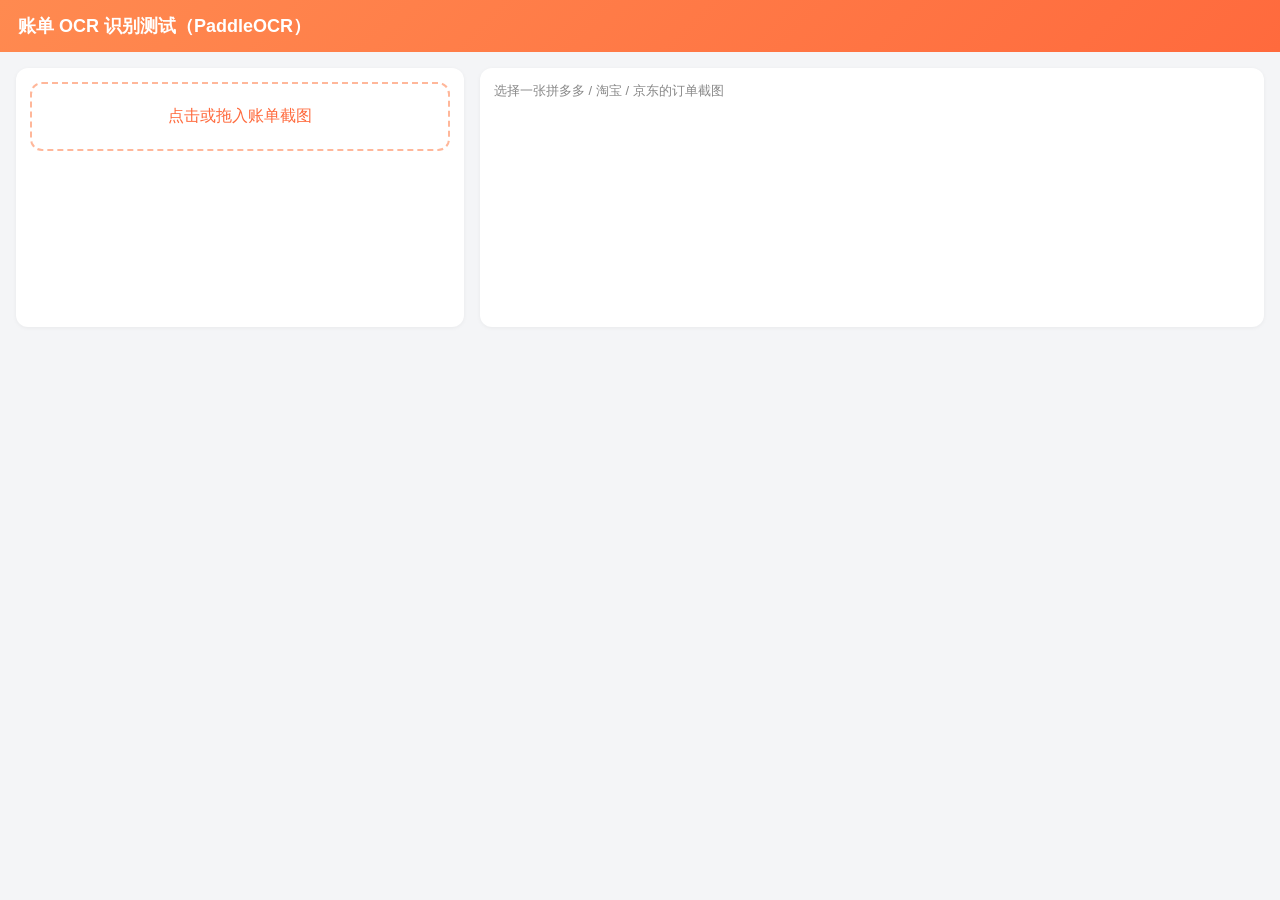
<file: ocr/index.html>
<!doctype html>
<html lang="zh-CN">
<head>
<meta charset="utf-8">
<meta name="viewport" content="width=device-width,initial-scale=1">
<title>账单 OCR 测试</title>
<style>
body{font-family:-apple-system,"Microsoft YaHei",sans-serif;margin:0;background:#F4F5F7;color:#222}
header{background:linear-gradient(135deg,#FF8A50,#FF6A3D);color:#fff;padding:14px 18px;font-size:18px;font-weight:600}
main{display:flex;gap:16px;padding:16px;flex-wrap:wrap}
.card{background:#fff;border-radius:12px;padding:14px;box-shadow:0 1px 4px rgba(0,0,0,.05)}
#left{flex:0 0 420px;max-width:100%}
#right{flex:1;min-width:320px}
canvas{max-width:100%;border-radius:8px;display:block}
.pick{display:block;border:2px dashed #FFB79A;border-radius:12px;padding:22px;text-align:center;color:#FF6A3D;cursor:pointer;margin-bottom:12px}
.pick input{display:none}
.plat{font-size:20px;font-weight:700;margin-bottom:6px}
.muted{color:#888;font-size:13px}
table{width:100%;border-collapse:collapse;font-size:14px;margin-top:8px}
td,th{padding:8px 6px;border-bottom:1px solid #F0F0F0;text-align:left;vertical-align:top}
.k-expense{color:#19A35B;font-weight:600}.k-refund{color:#F0533A;font-weight:600}.k-skip,.k-unknown{color:#999}
.lo{background:#FFF6E0}
details{margin-top:12px}pre{white-space:pre-wrap;font-size:12px;background:#FAFAFA;padding:8px;border-radius:8px;max-height:420px;overflow:auto}
</style>
</head>
<body>
<header>账单 OCR 识别测试（PaddleOCR）</header>
<main>
  <div id="left" class="card">
    <label class="pick">点击或拖入账单截图<input type="file" id="f" accept="image/*"></label>
    <canvas id="cv"></canvas>
  </div>
  <div id="right" class="card">
    <div id="out" class="muted">选择一张拼多多 / 淘宝 / 京东的订单截图</div>
  </div>
</main>
<script>
const KIND = { expense: '支出', refund: '退款', refund_pending: '退款中', skip: '不记账', unknown: '未知' };
const COLORS = ['#FF6A3D', '#2F80ED', '#19A35B', '#9B51E0', '#F2994A', '#EB5757', '#00A3A3'];
const $ = s => document.querySelector(s);
const esc = s => String(s ?? '').replace(/[&<>"]/g, c => ({ '&': '&amp;', '<': '&lt;', '>': '&gt;', '"': '&quot;' }[c]));

$('#f').onchange = e => e.target.files[0] && go(e.target.files[0]);
document.addEventListener('dragover', e => e.preventDefault());
document.addEventListener('drop', e => { e.preventDefault(); const f = e.dataTransfer.files[0]; f && go(f); });

async function go(file) {
  const img = await loadImg(file);
  draw(img, null);
  $('#out').innerHTML = '识别中…';
  const fd = new FormData(); fd.append('file', file);
  const t0 = performance.now();
  try {
    const r = await fetch('/ocr', { method: 'POST', body: fd });
    if (!r.ok) throw new Error(await r.text());
    const d = await r.json();
    draw(img, d);
    show(d, Math.round(performance.now() - t0));
  } catch (e) { $('#out').innerHTML = '识别失败：' + esc(e.message); }
}
function loadImg(file) {
  return new Promise(res => { const i = new Image(); i.onload = () => res(i); i.src = URL.createObjectURL(file); });
}
function draw(img, d) {
  const cv = $('#cv'), ctx = cv.getContext('2d');
  cv.width = img.naturalWidth; cv.height = img.naturalHeight;
  ctx.drawImage(img, 0, 0);
  if (!d) return;
  const lw = Math.max(2, img.naturalWidth / 300);
  ctx.lineWidth = lw / 2; ctx.strokeStyle = 'rgba(0,0,0,.25)';
  d.lines.forEach(l => { const [x1, y1, x2, y2] = l.box; ctx.strokeRect(x1, y1, x2 - x1, y2 - y1); });
  [...d.orders, ...d.incomplete].forEach((o, i) => {
    const c = o.complete ? COLORS[i % COLORS.length] : '#BBB';
    ctx.lineWidth = lw; ctx.strokeStyle = c; ctx.fillStyle = c + '18';
    const [y1, y2] = o.y_range;
    ctx.fillRect(lw, y1, cv.width - 2 * lw, y2 - y1); ctx.strokeRect(lw, y1, cv.width - 2 * lw, y2 - y1);
  });
}
function show(d, totalMs) {
  const p = d.platform;
  const rows = d.orders.map((o, i) => `<tr class="${o.confidence === 'low' ? 'lo' : ''}">
    <td><b style="color:${COLORS[i % COLORS.length]}">#${i + 1}</b></td>
    <td class="k-${o.kind}">${KIND[o.kind] || o.kind}<div class="muted">${esc(o.status)}</div></td>
    <td><b>¥${o.amount}</b><div class="muted">${esc(o.amount_from || '')}${o.list_price != null ? ' · 标价 ¥' + o.list_price : ''}${o.qty ? ' ×' + o.qty : ''}</div></td>
    <td>${esc(o.shop)}<div class="muted">${esc(o.title)}</div>${o.time ? `<div class="muted">${esc(o.time)}</div>` : ''}</td></tr>`).join('');
  $('#out').innerHTML = `<div class="plat">${esc(p.name)}</div>
    <div class="muted">平台得分 ${Object.entries(p.scores).map(([k, v]) => `${k}:${v}`).join(' · ')}　|　OCR ${d.ocr_ms}ms，总耗时 ${totalMs}ms，${d.lines.length} 行文字</div>
    <table><tr><th></th><th>类型</th><th>金额</th><th>店铺 / 商品</th></tr>${rows || '<tr><td colspan="4" class="muted">没有拆出完整订单</td></tr>'}</table>
    <div class="muted" style="margin-top:8px">合计：支出 ¥${d.summary.expense} · 退款 ¥${d.summary.refund}${d.incomplete.length ? ` · ${d.incomplete.length} 张卡片不完整（被截断）已忽略` : ''}</div>
    <details><summary>原始识别文字</summary><pre>${d.lines.map(l => `${l.score.toFixed(2)}  ${esc(l.text)}`).join('\n')}</pre></details>`;
}
</script>
</body>
</html>
</file>
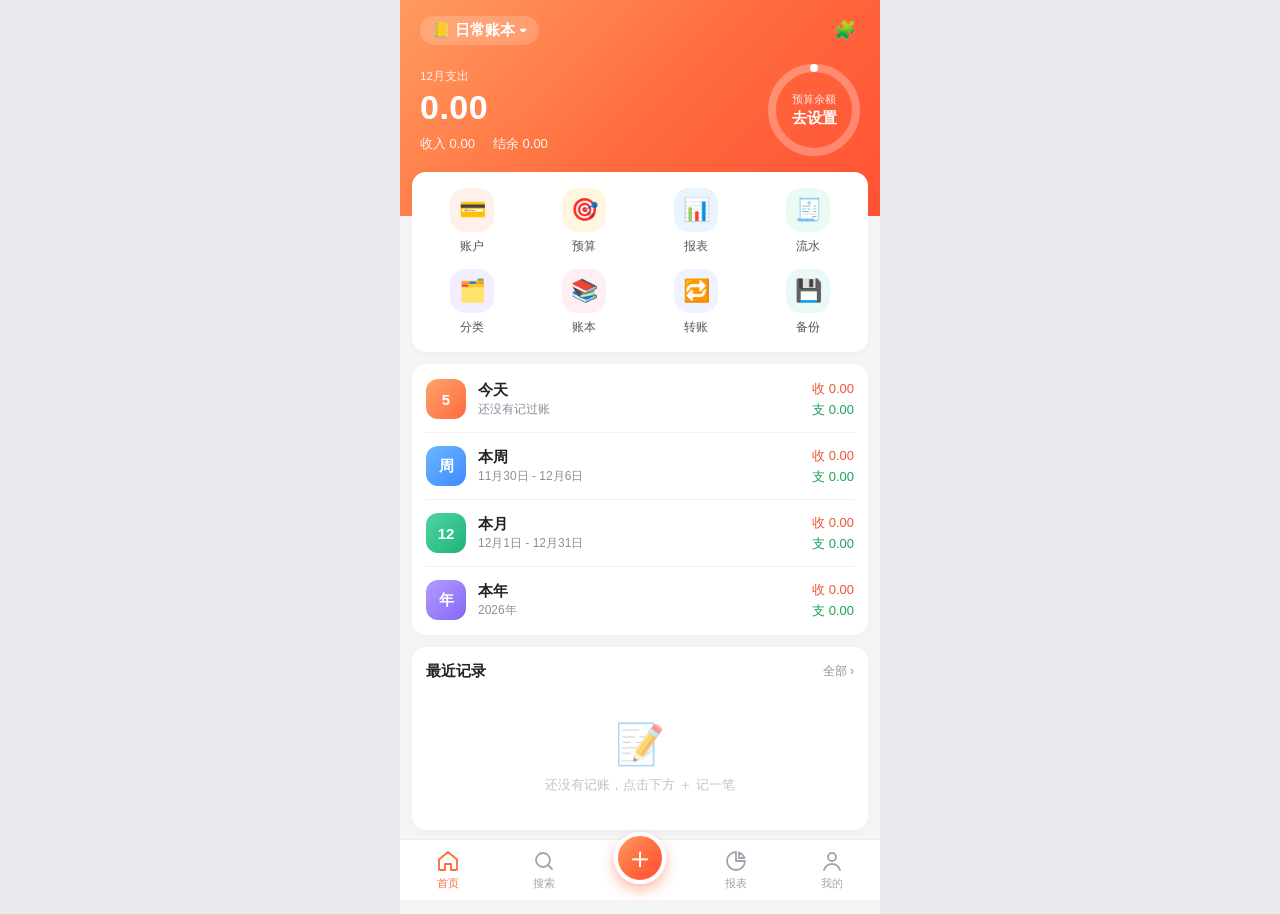
<file: web/index.html>
<!doctype html>
<html lang="zh-CN">
<head>
<meta charset="utf-8">
<meta name="viewport" content="width=device-width,initial-scale=1,maximum-scale=1,user-scalable=no,viewport-fit=cover">
<meta name="theme-color" content="#FF6A3D">
<title>洵记</title>
<link rel="stylesheet" href="style.css">
</head>
<body>
<div id="app">
  <div id="view"></div>
  <nav id="tabbar">
    <a data-tab="home" onclick="tab('home')">
      <svg viewBox="0 0 24 24" fill="none" stroke="currentColor" stroke-width="1.8" stroke-linejoin="round"><path d="M3 10.5 12 3l9 7.5V20a1 1 0 0 1-1 1h-5v-6h-6v6H4a1 1 0 0 1-1-1z"/></svg>
      <span>首页</span>
    </a>
    <a data-tab="list" onclick="openSearch()">
      <svg viewBox="0 0 24 24" fill="none" stroke="currentColor" stroke-width="1.8" stroke-linecap="round"><circle cx="11" cy="11" r="7"/><path d="m20 20-4-4"/></svg>
      <span>搜索</span>
    </a>
    <a class="plus" onclick="startAdd()"><b>＋</b></a>
    <a data-tab="report" onclick="tab('report')">
      <svg viewBox="0 0 24 24" fill="none" stroke="currentColor" stroke-width="1.8" stroke-linejoin="round"><path d="M12 3v9h9a9 9 0 1 1-9-9z"/><path d="M15 3.5A9 9 0 0 1 20.5 9H15z"/></svg>
      <span>报表</span>
    </a>
    <a data-tab="me" onclick="tab('me')">
      <svg viewBox="0 0 24 24" fill="none" stroke="currentColor" stroke-width="1.8" stroke-linecap="round"><circle cx="12" cy="8" r="4"/><path d="M4 21c1.5-4 4.5-6 8-6s6.5 2 8 6"/></svg>
      <span>我的</span>
    </a>
  </nav>
</div>
<div id="sheet"></div>
<div id="toast"></div>
<div id="lock"></div>
<input type="file" id="importFile" accept=".db,.json,application/json,application/octet-stream,*/*" style="display:none" onchange="doImport(this)">
<input type="file" id="ocrFile" accept="image/*" multiple style="display:none" onchange="ocrFiles(this)">
<input type="file" id="kbfFile" accept=".kbf,application/zip,application/octet-stream,*/*" style="display:none" onchange="kbfFiles(this)">
<input type="file" id="billFile" accept=".csv,.xlsx,text/csv,application/vnd.openxmlformats-officedocument.spreadsheetml.sheet" multiple style="display:none" onchange="billFiles(this)">
<!-- 普通脚本，共享全局作用域，按顺序加载（页面里的 onclick 直接调用这些全局函数） -->
<script src="js/lib/bill_parser.js"></script>
<script src="js/lib/bill_file.js"></script>
<script src="js/util.js"></script>
<script src="js/defaults.js"></script>
<script src="js/store.js"></script>
<script src="js/query.js"></script>
<script src="js/router.js"></script>
<script src="js/ui.js"></script>
<script src="js/scrollbar.js"></script>
<script src="js/vlist.js"></script>
<script src="js/gesture.js"></script>
<script src="js/pages/home.js"></script>
<script src="js/pages/board.js"></script>
<script src="js/pages/list.js"></script>
<script src="js/pages/add.js"></script>
<script src="js/pages/report.js"></script>
<script src="js/pages/me.js"></script>
<script src="js/pages/tags.js"></script>
<script src="js/pages/accounts.js"></script>
<script src="js/pages/manage.js"></script>
<script src="js/merge.js"></script>
<script src="js/pages/help.js"></script>
<script src="js/security.js"></script>
<script src="js/io.js"></script>
<script src="js/lib/ocr_category.js"></script>
<script src="js/import/ocr.js"></script>
<script src="js/import/bill.js"></script>
<script src="js/import/kbf.js"></script>
<script src="js/stress.js"></script>
<script src="js/main.js"></script>
</body>
</html>
</file>
<file: web/style.css>
:root{
  --c:#FF6A3D; --bg:#F4F5F7; --t1:#222; --t2:#8A8F99; --t3:#C0C4CC; --line:#F0F0F2;
  --inc:#F0533A; --exp:#19A35B; --r:14px;
  --grad:linear-gradient(135deg,#FF9B5E 0%,#FF6A3D 55%,#FF5136 100%);
}
body.swap{--inc:#19A35B;--exp:#F0533A}
*{box-sizing:border-box;margin:0;padding:0;-webkit-tap-highlight-color:transparent}
html,body{min-height:100%;background:#E9EAEE;scrollbar-width:none}
html::-webkit-scrollbar,body::-webkit-scrollbar{display:none}
body{font-family:-apple-system,"PingFang SC","Microsoft YaHei","Noto Sans CJK SC",Roboto,sans-serif;color:var(--t1);font-size:14px;-webkit-user-select:none;user-select:none}
input,button{font-family:inherit;font-size:inherit;border:0;outline:0;background:none;color:inherit}
input{-webkit-user-select:text;user-select:text}
a{color:inherit;text-decoration:none;cursor:pointer}
i{font-style:normal}
#app{max-width:480px;margin:0 auto;min-height:100vh;background:var(--bg);position:relative;padding-bottom:72px}
#app.notab{padding-bottom:20px}
.num{font-variant-numeric:tabular-nums}
.inc{color:var(--inc)} .exp{color:var(--exp)}
.grad{background:var(--grad);color:#fff}
.grad .inc,.grad .exp{color:#fff}

/* ---------- tabbar ---------- */
#tabbar{position:fixed;bottom:0;left:0;right:0;max-width:480px;margin:0 auto;height:60px;background:#fff;display:flex;box-shadow:0 -1px 0 #eee;z-index:10;padding-bottom:env(safe-area-inset-bottom)}
#tabbar a{flex:1;display:flex;flex-direction:column;align-items:center;justify-content:center;color:#A0A4AC;font-size:11px;gap:3px}
#tabbar a.on{color:var(--c)}
#tabbar svg{width:24px;height:24px}
#tabbar .plus b{width:52px;height:52px;border-radius:50%;background:var(--grad);color:#fff;font-size:30px;display:flex;align-items:center;justify-content:center;margin-top:-24px;box-shadow:0 6px 14px rgba(255,90,55,.42);font-weight:300;border:4px solid #fff}

/* ---------- common ---------- */
.card{background:#fff;border-radius:var(--r);margin:12px;padding:2px 14px;box-shadow:0 2px 10px rgba(0,0,0,.03)}
.card-hd{display:flex;justify-content:space-between;align-items:center;padding:13px 0 6px}
.card-hd b{font-size:15px}
.card-hd a,.card-hd small{color:var(--t2);font-size:12px}
.bar{position:sticky;top:0;z-index:5;height:50px;display:flex;align-items:center;background:var(--grad);color:#fff;padding:0 6px}
.bar h1{flex:1;text-align:center;font-size:17px;font-weight:600}
.bk{width:60px;font-size:30px;line-height:1;font-weight:300;padding-left:8px;cursor:pointer}
.bar-r{width:60px;text-align:right;padding-right:8px;font-size:14px}
.hero{padding:6px 20px 26px}
.hero small{opacity:.85;font-size:12px}
.big{font-size:34px;font-weight:700;margin:4px 0 8px;letter-spacing:.5px;font-variant-numeric:tabular-nums}
.hd-sub{display:flex;gap:18px;font-size:13px;opacity:.92}
.empty{text-align:center;color:var(--t3);padding:34px 0;font-size:13px}
.empty i{display:block;font-size:40px;margin-bottom:8px;opacity:.6}
.seg{display:inline-flex;background:rgba(255,255,255,.22);border-radius:16px;padding:3px}
.seg i{padding:5px 14px;border-radius:13px;font-size:13px;cursor:pointer;color:#fff}
.seg i.on{background:#fff;color:var(--c);font-weight:600}
.seg.light{background:#F1F2F5}
.seg.light i{color:#666}
.seg.light i.on{background:#fff;color:var(--c);box-shadow:0 1px 3px rgba(0,0,0,.08)}
.chip{display:inline-flex;align-items:center;gap:4px;padding:6px 12px;border-radius:15px;background:#F2F3F5;color:#555;font-size:12px;cursor:pointer;position:relative;white-space:nowrap}
.chip.on{background:#FFEDE5;color:var(--c);font-weight:600}
.chips{display:flex;gap:8px;overflow-x:auto;padding:2px 0}
.chips::-webkit-scrollbar{display:none}
.ci{width:40px;height:40px;border-radius:50%;display:flex;align-items:center;justify-content:center;font-size:20px;flex:none}
.btn{display:block;width:100%;height:46px;border-radius:23px;background:var(--grad);color:#fff;font-size:16px;font-weight:600;cursor:pointer;margin-top:14px}
.btn.ghost{background:#F2F3F5;color:#555}
/* 删除类：灰底红字；二次确认里的删除 / 清空：红底 */
.btn.ghost.del{background:#F2F3F5;color:#E5484D}
.btn.del{background:#E5484D}
.btn-row{display:flex;gap:10px}
.btn-row .btn{flex:1}

/* ---------- home ---------- */
.home-hd{padding:12px 20px 60px}
.hd-top{display:flex;justify-content:space-between;align-items:center;height:36px}
.book{font-size:15px;font-weight:600;cursor:pointer;background:rgba(255,255,255,.18);padding:5px 12px;border-radius:16px}
.hd-ic{font-size:18px;cursor:pointer;padding:4px}
.hd-main{display:flex;justify-content:space-between;align-items:center;margin-top:16px}
.ring{position:relative;width:92px;height:92px;cursor:pointer;flex:none}
.ring svg{position:absolute;inset:0}
.ring-t{position:absolute;inset:0;display:flex;flex-direction:column;align-items:center;justify-content:center;font-size:11px}
.ring-t b{font-size:15px;margin-top:2px}
.home-w>.card:first-child{margin-top:-44px;position:relative}
.quick{display:grid;grid-template-columns:repeat(4,1fr);padding:16px 4px;gap:14px 0}
.q-empty{grid-column:1/-1;text-align:center;color:var(--t3);font-size:13px;padding:8px 0;cursor:pointer}
.asset3{color:var(--t1);padding:6px 0 10px;border-bottom:1px solid var(--line)}
.asset3 small{color:var(--t2)}
.pic-all{background:linear-gradient(135deg,#FFC861,#F5A623)}
.pic-custom{background:linear-gradient(135deg,#7FD3E8,#3BA7C9);font-size:17px}

/* ---------- dashboard editor ---------- */
.sec-t{display:flex;justify-content:space-between;padding:16px 18px 0;color:var(--t2);font-size:13px}
.sec-t a{color:var(--c)}
.sec-t+.card{margin-top:8px}
.dw{display:flex;align-items:center;gap:10px;padding:12px 0;border-bottom:1px solid var(--line)}
.dw:last-child{border:0}
.dw .pic{margin-right:0;flex:none}
.dw>i{width:28px;font-size:19px;text-align:center}
.dw span{flex:1;font-size:15px;min-width:0;cursor:pointer}
.dw span small{display:block;color:var(--t2);font-size:12px;margin-top:2px;white-space:nowrap;overflow:hidden;text-overflow:ellipsis}
.dw span u{text-decoration:none;color:var(--c);font-size:12px;margin-left:4px}
.dw .rm,.dw .ad{width:24px;height:24px;border-radius:50%;color:#fff;display:flex;align-items:center;justify-content:center;font-size:18px;font-weight:700;flex:none;cursor:pointer;font-style:normal;line-height:1}
.dw .rm{background:#F0443A}
.dw .ad{background:#2DBE5C}
.mv{width:30px;height:30px;border-radius:8px;background:#F4F5F7;color:#666;display:flex;align-items:center;justify-content:center;cursor:pointer;flex:none}
.mv.dis{opacity:.3;pointer-events:none}
.sw{width:44px;height:26px;border-radius:13px;background:#DDE0E5;position:relative;cursor:pointer;flex:none;transition:background .2s}
.sw::after{content:"";position:absolute;left:3px;top:3px;width:20px;height:20px;border-radius:50%;background:#fff;box-shadow:0 1px 3px rgba(0,0,0,.2);transition:left .2s}
.sw.on{background:var(--c)}
.sw.on::after{left:21px}
.qsel{display:flex;flex-wrap:wrap;gap:8px;padding:4px 0 14px}
/* ---------- custom board editor ---------- */
.be{padding:0 16px}
.be-name{padding:16px 0 12px;border-bottom:1px solid var(--line)}
.be-name small{display:block;color:var(--t2);font-size:13px}
.be-name input{width:100%;font-size:24px;font-weight:500;margin-top:6px;padding:2px 0}
.fr{display:flex;align-items:center;gap:10px;min-height:56px;border-bottom:1px solid var(--line);cursor:pointer}
.fr:last-child{border:0}
.fr>i{width:24px;font-size:18px;text-align:center}
.fr>span{flex:none;font-size:15px;color:#555}
.fr>b{flex:1;text-align:right;font-weight:500;font-size:15px;color:#333;white-space:nowrap;overflow:hidden;text-overflow:ellipsis}
.fr>b.set{color:var(--c)}
.fr>em{font-style:normal;color:var(--t3);font-size:20px}
.fr>small{color:var(--t2)}
.be-num{flex:1;min-width:0;height:34px;border-radius:8px;background:#F4F5F7;text-align:center}
.fr>.be-num:first-of-type{margin-left:auto}
.be-note{flex:1;text-align:right;height:40px}
.be-btns{position:fixed;left:0;right:0;bottom:0;max-width:480px;margin:0 auto;display:flex;gap:10px;padding:10px 12px calc(10px + env(safe-area-inset-bottom));background:#fff;box-shadow:0 -1px 0 #eee;z-index:10}
.be-btns .btn{margin:0}
.be-btns .btn:first-child{flex:2}
.be-btns .btn.ghost{flex:1;color:#555}

/* ---------- custom board view ---------- */
.bv-sub{font-size:12px;opacity:.85;margin-top:10px;line-height:1.5}
.bv-goal{padding-bottom:12px}
.bv-gt{display:flex;justify-content:space-between;font-size:13px;color:var(--t2);margin-top:8px}
.bv-list{padding:0 14px}
.bg-hd{display:flex;align-items:center;gap:10px;padding:14px 0 10px;border-bottom:1px solid var(--line);color:var(--t2);font-size:13px;cursor:pointer}
.bg-hd b{font-size:15px;color:#555;font-weight:500;width:64px}
.bg-hd span{flex:1}
.bg-row{display:flex;align-items:center;gap:10px;padding:14px 0;border-bottom:1px solid var(--line);cursor:pointer}
.bg-l{width:64px;flex:none}
.bg-l b{display:block;font-size:18px;font-weight:600;white-space:nowrap;overflow:hidden;text-overflow:ellipsis}
.bg-row .bg-l{width:92px}
.bg-row .bg-l b{font-size:15px}
.bg-l small{color:var(--t2);font-size:12px}
.bg-m{flex:1;min-width:0}
.bg-m b{display:block;font-size:19px}
.bg-m small{font-size:12px;color:var(--t2)}
.bg-hd em,.bg-row em{font-style:normal;color:var(--t3);font-size:16px;transition:transform .2s}
.bg-row em.up{transform:rotate(180deg)}
.bg-hd em:not(.up){transform:rotate(180deg)}
.bg-tx{background:#FAFAFB;margin:0 -14px;padding:0 14px;border-bottom:1px solid var(--line)}
.bv-bar{position:fixed;bottom:0;left:0;right:0;max-width:480px;margin:0 auto;height:54px;background:#fff;display:flex;box-shadow:0 -1px 0 #eee;z-index:10;padding-bottom:env(safe-area-inset-bottom)}
.bv-bar a{flex:1;display:flex;align-items:center;justify-content:center;font-size:14px;color:#666}
.bv-bar a.on{color:var(--c);font-weight:600}

/* ---------- list / report ---------- */
.l-hd{position:relative}
.l-bk{position:absolute;left:8px;top:6px;font-size:30px;font-weight:300;line-height:1;padding:0 8px;cursor:pointer}
.r-all{display:flex;justify-content:space-between;align-items:center;margin:4px 0 6px;padding:11px 12px;border-radius:10px;background:#FFF4EF;color:var(--c);font-size:14px;cursor:pointer}
.r-all em{font-style:normal;font-size:13px}

.clr{flex:none;width:60px;display:flex;align-items:center;justify-content:center;color:var(--t2);font-weight:400;cursor:pointer}
.q-i{display:flex;flex-direction:column;align-items:center;gap:6px;font-size:12px;color:#555;cursor:pointer}
.q-i i{width:44px;height:44px;border-radius:15px;display:flex;align-items:center;justify-content:center;font-size:22px}
.prow{display:flex;align-items:center;padding:13px 0;border-bottom:1px solid var(--line);cursor:pointer}
.prow:last-child{border:0}
.pic{width:40px;height:40px;border-radius:12px;color:#fff;display:flex;align-items:center;justify-content:center;font-weight:700;margin-right:12px;font-size:15px}
.pic-day{background:linear-gradient(135deg,#FFA36B,#FF6A3D)}
.pic-week{background:linear-gradient(135deg,#6CB6FF,#3E8BFF)}
.pic-month{background:linear-gradient(135deg,#4ED6A0,#1FB27B)}
.pic-year{background:linear-gradient(135deg,#B59BFF,#8467F5)}
.pm{flex:1}
.pm b{display:block;font-size:15px;font-weight:600}
.pm small{color:var(--t2);font-size:12px}
.pv{text-align:right;display:flex;flex-direction:column;font-size:13px;gap:3px;font-variant-numeric:tabular-nums}

/* ---------- tx item ---------- */
.tx-w{position:relative;overflow:hidden;border-bottom:1px solid var(--line)}
.tx-w:last-child{border:0}
.tx{position:relative;display:flex;align-items:center;padding:11px 0;background:#fff;cursor:pointer;transition:transform .2s}
.tx-w.open .tx{transform:translateX(-198px)}
.tx-act{position:absolute;top:0;right:0;bottom:0;display:flex}
.tx-act i{width:66px;display:flex;align-items:center;justify-content:center;text-align:center;font-style:normal;font-size:13px;line-height:1.5;color:#fff;cursor:pointer}
.tx-act .cp{background:#FFC043}
.tx-act .ed{background:#FF8A3D}
.tx-act .dl{background:#F0534F}
.tx-ck{display:none;flex:none;width:22px;height:22px;margin-right:10px;border-radius:50%;border:1.5px solid #CCC;align-items:center;justify-content:center;font-style:normal;font-size:13px;color:#fff}
.selm .tx-ck{display:flex}
.selm .tx-w.on .tx-ck{background:var(--c);border-color:var(--c)}
.selm .tx-w.on .tx-ck::after{content:"✓"}
.selm .tx-w.on .tx{background:#FFF6F2}
.selm .tx{transition:none}
/* 屏幕外的日期卡片跳过排版绘制，加载上千行也能流畅滚动 */
.vl{padding-top:12px;overflow-anchor:none}
.vl-win>.card{margin:0 12px 12px}
.sel-bar{position:fixed;left:0;right:0;bottom:0;max-width:480px;margin:0 auto;z-index:20;display:flex;align-items:center;gap:16px;background:#fff;padding:10px 14px calc(10px + env(safe-area-inset-bottom));box-shadow:0 -2px 10px rgba(0,0,0,.08);font-size:14px}
.sel-bar a{color:var(--c);cursor:pointer}
.sel-bar span{flex:1;text-align:right;color:var(--t2)}
.sel-bar b{color:#222}
.sel-bar .btn{margin:0;width:96px;flex:none;height:40px}
.tx .ci{margin-right:12px}
.tx-m{flex:1;min-width:0}
.tx-t{font-size:15px}
.tx-s{font-size:12px;color:var(--t2);line-height:1.45;margin-top:2px;word-break:break-all}
.tx-a{font-size:16px;font-weight:600;margin-left:8px;font-variant-numeric:tabular-nums}
.tx-a.transfer{color:#5B6170}
.tx-a.expense{color:var(--exp)}
.tx-a.income{color:var(--inc)}
.day-hd{display:flex;justify-content:space-between;padding:12px 0 8px;border-bottom:1px solid var(--line);font-size:12px;color:var(--t2)}
.day-hd b{color:#333;font-size:13px}
.day-hd span{display:flex;gap:10px}

/* ---------- list ---------- */
.l-hd{padding:10px 16px 18px;text-align:center}
.period{display:flex;justify-content:center;align-items:center;gap:22px;margin:12px 0 10px;font-size:16px;font-weight:600}
.period b{font-size:24px;font-weight:300;cursor:pointer;width:30px}
.period b.dis{opacity:.25;pointer-events:none}
.sum3{display:flex;text-align:center}
.sum3>div{flex:1}
.sum3 small{display:block;font-size:12px;opacity:.85}
.sum3 b{font-size:17px;font-variant-numeric:tabular-nums}
.filters{padding:12px 12px 0}
.search{width:100%;height:38px;border-radius:19px;background:#fff;padding:0 16px 0 38px;margin-bottom:10px;background-image:url("data:image/svg+xml,%3Csvg xmlns='http://www.w3.org/2000/svg' viewBox='0 0 24 24' fill='none' stroke='%23aaa' stroke-width='2'%3E%3Ccircle cx='11' cy='11' r='7'/%3E%3Cpath d='m20 20-3.5-3.5'/%3E%3C/svg%3E");background-repeat:no-repeat;background-position:13px center;background-size:17px}
.filters .chip{background:#fff}
.filters .chip.on{background:#FFEDE5}

/* ---------- add ---------- */
.add{position:fixed;inset:0;max-width:480px;margin:0 auto;display:flex;flex-direction:column;background:#fff;z-index:20}
.add-hd{height:54px;display:flex;align-items:center;background:var(--grad);color:#fff;padding:0 6px;flex:none}
.add-hd .seg{margin:0 auto}
.add-hd .bk{font-size:22px}
.add-body{flex:1;overflow-y:auto;padding:10px 8px}
.cgrid{display:grid;grid-template-columns:repeat(5,1fr);gap:8px 0}
.cg-i{display:flex;flex-direction:column;align-items:center;gap:3px;font-size:11px;color:#555;cursor:pointer}
.cg-i .ci{width:38px;height:38px;font-size:19px;transition:transform .15s}
.cg-i.on .ci{background:var(--cc)!important;transform:scale(1.08);box-shadow:0 4px 10px rgba(0,0,0,.12)}
.cg-i.on span{color:var(--c);font-weight:600}
.ci-set{background:#F2F3F5}
.pad{flex:none;background:#F7F8FA;border-top:1px solid #EEE;padding-bottom:env(safe-area-inset-bottom)}
.amt-row{display:flex;align-items:center;justify-content:space-between;padding:10px 16px 4px}
.amt-cat{font-size:15px;color:#444}
.amt{text-align:right}
.amt small{display:block;color:var(--t2);font-size:12px;min-height:16px}
.amt b{font-size:30px;font-weight:700;color:var(--c);font-variant-numeric:tabular-nums}
.opts{display:flex;flex-wrap:wrap;gap:6px;padding:6px 14px}
.opts .chip{background:#fff;border:1px solid #EEE}
.opts .chip.set{color:var(--c);border-color:#FFD2C0}
.opts .chip.now{color:var(--c);border-color:#FFD2C0;background:#FFF6F2}
.opts .chip.hide{display:none}
.subrow .chip .sub-p{display:block;font-size:10px;color:var(--t2);font-style:normal;font-weight:400;margin-top:1px}
.lk-bio{margin-top:22px;font-size:14px;opacity:.95;text-decoration:underline;cursor:pointer}
.l-more{margin:12px 16px 28px;padding:14px;text-align:center;background:#fff;border-radius:12px;color:var(--c);font-size:14px;cursor:pointer}
.l-more.dim{color:var(--t2);cursor:default}
#fs{position:fixed;top:0;right:max(3px,calc(50vw - 237px));width:30px;height:44px;z-index:30;opacity:0;pointer-events:none;transition:opacity .25s;touch-action:none}
#fs.on{opacity:1;pointer-events:auto}
#fs i{display:flex;width:30px;height:44px;border-radius:15px;background:rgba(255,106,61,.92);color:#fff;align-items:center;justify-content:center;font-style:normal;font-size:17px;box-shadow:0 2px 8px rgba(0,0,0,.2)}
#fs span{position:absolute;right:40px;top:8px;white-space:nowrap;background:rgba(0,0,0,.75);color:#fff;font-size:14px;padding:5px 12px;border-radius:14px;display:none}
#fs.drag span:not(:empty){display:block}
.opts input[type=date],.opts input[type=time]{position:absolute;inset:0;opacity:0;width:100%;cursor:pointer}
.subrow{display:flex;flex-wrap:wrap;align-items:center;gap:6px;padding:8px 14px 0}
.subrow small{color:var(--t2);font-size:12px;flex:none}
.subrow .chip{background:#fff;border:1px solid #EEE}
.subrow .chip.on{background:#FFEDE5;border-color:#FFD2C0}
.note{display:block;width:calc(100% - 28px);margin:4px 14px 8px;height:36px;background:#fff;border-radius:10px;padding:0 12px;border:1px solid #EEE}
.keys{display:grid;grid-template-columns:repeat(4,1fr);gap:1px;background:#E8E9EC;border-top:1px solid #E8E9EC}
.k{height:54px;background:#fff;font-size:22px;cursor:pointer;font-weight:500}
.k:active{background:#F0F0F0}
.k.fn{font-size:15px;color:#555;background:#FAFAFB}
.k.ok{background:var(--grad);color:#fff;font-size:17px;font-weight:600}
.tf{padding:8px 10px}
.tf-card{background:#F7F8FA;border-radius:14px;padding:16px;cursor:pointer}
.tf-card small{color:var(--t2);font-size:12px}
.tf-card b{display:block;font-size:18px;margin:6px 0 4px}
.tf-card span{font-size:12px;color:var(--t2)}
.tf-sw{width:40px;height:40px;margin:-8px auto;position:relative;z-index:1;border-radius:50%;background:var(--grad);color:#fff;font-size:20px;display:flex;align-items:center;justify-content:center;cursor:pointer;box-shadow:0 3px 8px rgba(255,90,55,.35)}

/* ---------- report ---------- */
.r-hd{padding:8px 16px 18px;text-align:center}
.r-hd .seg{margin:0 4px}
.donut-wrap{display:flex;justify-content:center;padding:14px 0 6px;position:relative}
.donut-c{position:absolute;inset:0;display:flex;flex-direction:column;align-items:center;justify-content:center;pointer-events:none}
.donut-c small{color:var(--t2);font-size:12px}
.donut-c b{font-size:20px;font-variant-numeric:tabular-nums}
.rank{display:flex;align-items:center;padding:10px 0;cursor:pointer;border-bottom:1px solid var(--line)}
.rank:last-child{border:0}
.rank .ci{width:34px;height:34px;font-size:17px;margin-right:10px}
.rank-m{flex:1}
.rank-t{display:flex;justify-content:space-between;font-size:14px}
.rank-t small{color:var(--t2);margin-left:6px;font-size:12px}
.prog{height:6px;border-radius:3px;background:#F1F2F4;margin-top:7px;overflow:hidden}
.prog i{display:block;height:100%;border-radius:3px}
.chart{width:100%;display:block;margin:6px 0 10px}
.legend{display:flex;gap:14px;justify-content:center;font-size:12px;color:var(--t2);padding-bottom:12px}
.legend i{display:inline-block;width:10px;height:10px;border-radius:3px;margin-right:4px;vertical-align:-1px}

/* ---------- me / menu ---------- */
.me-hd{display:flex;align-items:center;gap:14px;padding:30px 22px 60px}
.avatar{width:62px;height:62px;border-radius:50%;background:rgba(255,255,255,.95);display:flex;align-items:center;justify-content:center;font-size:34px}
.me-hd b{font-size:19px;display:block}
.me-hd small{opacity:.85;font-size:12px}
.me-stat{margin-top:-44px;display:flex;padding:16px 0;text-align:center}
.me-stat>div{flex:1}
.me-stat b{display:block;font-size:18px;font-variant-numeric:tabular-nums}
.me-stat small{color:var(--t2);font-size:12px}
.menu{padding:0 14px}
.mi{display:flex;align-items:center;padding:14px 0;border-bottom:1px solid var(--line);cursor:pointer}
.mi:last-child{border:0}
.mi>i{width:30px;font-size:19px}
.mi span{flex:1;font-size:15px}
.mi em{font-style:normal;color:var(--t2);font-size:13px;margin-right:6px}
.mi::after{content:"›";color:var(--t3);font-size:20px}
.ver{text-align:center;color:var(--t3);font-size:12px;padding:10px 0 20px}

/* ---------- accounts ---------- */
.acc-g{display:flex;justify-content:space-between;padding:13px 0 8px;font-size:13px;color:var(--t2);border-bottom:1px solid var(--line)}
.acc{display:flex;align-items:center;padding:13px 0;border-bottom:1px solid var(--line);cursor:pointer}
.acc:last-child{border:0}
.acc .ci{margin-right:12px;background:#FFF1EA}
.acc span{flex:1;font-size:15px}
.acc small{display:block;color:var(--t2);font-size:12px}
.acc b{font-size:16px;font-variant-numeric:tabular-nums}
.acc.sub{padding-left:28px}
.acc.sub .ci{width:32px;height:32px;font-size:16px}
.acc.sub span,.acc.sub b{font-size:14px}
.acc.dim{opacity:.6}
.acc-seg{display:flex;margin:10px 12px 0}
.acc-seg i{flex:1;text-align:center}
.seg.acc-seg{background:#F1F2F5}
.seg.acc-seg i{color:#666}
.opt.sub{padding-left:28px}
.opt.sub .ci{width:30px;height:30px;font-size:15px}
.hero-btns{display:flex;gap:12px;margin-top:16px}
.hero-btns a{flex:1;text-align:center;padding:9px 0;border-radius:18px;background:rgba(255,255,255,.22);font-size:14px}

/* ---------- budget ---------- */
.bud-hd{display:flex;align-items:center;gap:20px;padding:8px 22px 28px}
.bud-hd .ring{width:120px;height:120px}
.bud-hd .ring-t b{font-size:20px}
.bud-info{flex:1;display:grid;gap:8px;font-size:13px}
.bud-info div{display:flex;justify-content:space-between}
.bud-info b{font-variant-numeric:tabular-nums}
.over{color:#E5484D!important}

/* ---------- category manage ---------- */
.cm-grid{display:grid;grid-template-columns:repeat(4,1fr);gap:18px 0;padding:18px 0}
.emo-grid{display:grid;grid-template-columns:repeat(8,1fr);gap:6px;max-height:180px;overflow-y:auto;margin-top:8px}
.emo-grid i{height:38px;display:flex;align-items:center;justify-content:center;font-size:22px;border-radius:10px;cursor:pointer}
.emo-grid i.on{background:#FFEDE5;box-shadow:inset 0 0 0 2px var(--c)}
.color-grid{display:flex;flex-wrap:wrap;gap:10px;margin-top:8px}
.color-grid i{width:28px;height:28px;border-radius:50%;cursor:pointer}
.color-grid i.on{box-shadow:0 0 0 2px #fff,0 0 0 4px #333}

/* ---------- books ---------- */
.bk-i{display:flex;align-items:center;padding:16px 0;border-bottom:1px solid var(--line);cursor:pointer}
.bk-i:last-child{border:0}
.bk-ic{width:48px;height:48px;border-radius:14px;background:#FFF1EA;display:flex;align-items:center;justify-content:center;font-size:26px;margin-right:12px}
.bk-i span{flex:1;font-size:16px}
.bk-i small{display:block;font-size:12px;color:var(--t2);margin-top:3px}
.tag{font-size:11px;color:#fff;background:var(--c);padding:2px 8px;border-radius:9px;margin-right:10px}
.bk-ed{color:var(--t2);padding:6px;font-size:13px}

/* ---------- sheet ---------- */
#sheet{position:fixed;inset:0;z-index:50;display:none}
#sheet.on{display:block}
.sh-mask{position:absolute;inset:0;background:rgba(0,0,0,.42);animation:fade .2s}
.sh-box{position:absolute;left:0;right:0;bottom:0;max-width:480px;margin:0 auto;background:#fff;border-radius:18px 18px 0 0;max-height:82vh;display:flex;flex-direction:column;animation:up .22s ease-out;padding-bottom:env(safe-area-inset-bottom)}
.sh-hd{display:flex;justify-content:space-between;align-items:center;padding:16px 18px 10px;font-size:16px;font-weight:600}
.sh-hd b{color:var(--t3);cursor:pointer;font-weight:400;padding:0 4px}
.sh-bd{overflow-y:auto;padding:0 18px 18px}
.sh-bd label{display:block;color:var(--t2);font-size:12px;margin:12px 0 6px}
.field{width:100%;height:44px;border-radius:10px;background:#F4F5F7;padding:0 14px;font-size:15px}
.field.pick{display:flex;align-items:center;font-weight:400;cursor:pointer}
.btn-row .field.pick{width:auto;flex:1}
.cal-y{display:flex;gap:6px;overflow-x:auto;padding:2px 0 8px;-webkit-overflow-scrolling:touch;scrollbar-width:none}
.cal-y::-webkit-scrollbar{display:none}
.cal-y .chip{flex:none}
.cal-yw{display:flex;align-items:center;gap:6px;padding-bottom:8px}
.cal-yw .cal-y{flex:1;min-width:0;padding-bottom:0}
.cal-yin{flex:none;width:84px;height:34px;border:1px dashed #ddd;border-radius:16px;padding:0 10px;font-size:13px;text-align:center;background:#fff;outline:none}
.cal-yin:focus{border-color:var(--c)}
.cal-m .chip.dis{opacity:.35;pointer-events:none}
.amt b.fresh{background:rgba(255,106,61,.14);border-radius:6px;padding:0 4px}
.cal-m{display:flex;flex-wrap:wrap;gap:6px;margin-bottom:10px}
.cal-m .chip{width:calc((100% - 30px)/6);justify-content:center;padding:8px 0}
.cal{display:grid;grid-template-columns:repeat(7,1fr);text-align:center}
.cal i{display:flex;align-items:center;justify-content:center;height:38px;border-radius:19px;font-size:14px}
.cal .wk{color:var(--t2);font-size:12px;height:28px}
.cal .d{cursor:pointer}
.cal .d.on{background:var(--c);color:#fff;font-weight:600}
.cal .d.dis{opacity:.28;pointer-events:none}
.opt{display:flex;align-items:center;padding:13px 0;border-bottom:1px solid var(--line);cursor:pointer}
.opt:last-child{border:0}
.opt .ci{width:36px;height:36px;font-size:18px;margin-right:12px;background:#FFF1EA}
.opt span{flex:1;font-size:15px}
.opt em{font-style:normal;color:var(--t2);font-size:13px}
.opt.on span{color:var(--c);font-weight:600}
.opt.on::after{content:"✓";color:var(--c);margin-left:8px}
.confirm-msg{font-size:15px;color:#444;line-height:1.6;padding:6px 0}
.opt-sub{display:block;color:var(--t2);font-size:12px;font-weight:400;margin-top:2px}
.kv{display:flex;justify-content:space-between;gap:16px;padding:12px 0;border-bottom:1px solid var(--line);font-size:14px}
.kv span{color:var(--t2);flex:none}
.kv b{font-weight:500;text-align:right;word-break:break-all}
.tip{font-size:12px;color:var(--t2);line-height:1.7;background:#F7F8FA;border-radius:10px;padding:10px 12px;margin-top:12px}
.tip b{color:#E5484D}
@keyframes up{from{transform:translateY(100%)}to{transform:none}}
@keyframes fade{from{opacity:0}to{opacity:1}}

/* ---------- toast ---------- */
#toast{position:fixed;left:50%;top:45%;transform:translate(-50%,-50%);background:rgba(30,30,30,.86);color:#fff;padding:10px 20px;border-radius:10px;font-size:14px;z-index:100;opacity:0;pointer-events:none;transition:opacity .2s;max-width:80%;text-align:center}
#toast.on{opacity:1}

/* ---------- lock ---------- */
#lock{position:fixed;inset:0;z-index:200;display:none;background:var(--grad);color:#fff;flex-direction:column;align-items:center;justify-content:center}
#lock.on{display:flex}
#lock.db{z-index:40;padding:0 32px;text-align:center}
.lk-msg{font-size:13px;opacity:.9;line-height:1.6;margin:-10px 0 22px;max-width:320px}
.lk-in{max-width:320px;background:rgba(255,255,255,.95);color:var(--t1);text-align:center}
.lk-btn{max-width:320px;background:#fff;color:var(--c)}
.lk-links{display:flex;gap:24px;margin-top:22px;font-size:13px;opacity:.9}
.lk-links a{text-decoration:underline}
.lk-danger{margin-top:18px;font-size:13px;opacity:.8;text-decoration:underline}
.lk-logo{font-size:56px;margin-bottom:10px}
.lk-t{font-size:16px;margin-bottom:22px}
.lk-dots{display:flex;flex-wrap:wrap;justify-content:center;gap:14px;max-width:300px;margin-bottom:40px}
.lk-dots i{width:14px;height:14px;border-radius:50%;border:2px solid #fff}
.lk-dots i.f{background:#fff}
.lk-dots.shake{animation:shake .4s}
.lk-keys{display:grid;grid-template-columns:repeat(3,76px);gap:18px}
.lk-keys button{width:76px;height:76px;border-radius:50%;background:rgba(255,255,255,.2);color:#fff;font-size:28px;cursor:pointer}
.lk-keys button:active{background:rgba(255,255,255,.4)}
.lk-keys button.no{background:none;font-size:16px}
@keyframes shake{0%,100%{transform:none}25%{transform:translateX(-10px)}75%{transform:translateX(10px)}}
.oc-mode{display:flex}
.oc-mode i{flex:1;text-align:center;padding:8px 0;font-size:14px}
.oc-opt{display:flex;align-items:center;gap:8px;padding:2px 0}
.oc-opt>span{flex:none;width:64px;font-size:13px;color:var(--t2)}
.oc-opt .chips{padding:4px 0}
.oc-bench{margin:4px 0 12px;font-size:12px}
.oc-bh{color:var(--t2);padding:6px 0}
.oc-bench table{width:100%;border-collapse:collapse}
.oc-bench th,.oc-bench td{padding:5px 3px;border-top:1px solid var(--line);text-align:right;white-space:nowrap}
.oc-bench th:first-child,.oc-bench td:first-child{text-align:left;white-space:normal}
.oc-bench td small{display:block;color:var(--t2);font-size:11px}
.oc-bench .warn{color:#e5484d;text-align:left;white-space:normal}
.oc-pick{margin-top:0}
.oc-pick.dim{opacity:.7}
.oc-it{display:flex;align-items:center;gap:10px;padding:12px 0;border-bottom:1px solid var(--line)}
.oc-it:last-of-type{border:0}
.oc-ck{flex:none;width:22px;height:22px;border-radius:50%;border:1.5px solid #CCC;display:flex;align-items:center;justify-content:center;font-style:normal;font-size:13px;color:#fff;cursor:pointer}
.oc-it.sel .oc-ck{background:var(--c);border-color:var(--c)}
.oc-m{flex:1;min-width:0;cursor:pointer}
.oc-t{font-size:14px;line-height:1.4;display:-webkit-box;-webkit-line-clamp:2;-webkit-box-orient:vertical;overflow:hidden}
.oc-s{font-size:12px;color:var(--t2);margin-top:3px;line-height:1.5}
.oc-s em{font-style:normal;color:var(--c)}
.oc-k.warn{color:#E8A317}
.oc-a{flex:none;font-size:15px;font-weight:600}
.oc-a small{color:#E8A317;margin-left:2px}
.oc-a.inc{color:var(--inc)}
.oc-it.off{opacity:.45}
.oc-it.off .oc-ck{border-style:dashed}
.oc-it.off .oc-a{text-decoration:line-through}
.oc-bar{position:sticky;bottom:0;display:flex;align-items:center;gap:12px;background:#fff;padding:10px 14px calc(10px + env(safe-area-inset-bottom));box-shadow:0 -2px 10px rgba(0,0,0,.06)}
.oc-bar span{flex:1;font-size:14px;color:var(--t2)}
.oc-bar b{color:#222}
.oc-bar .btn{margin:0;width:110px;flex:none;height:42px}

/* 启动加载提示 */
.boot-ld{position:fixed;inset:0;display:flex;flex-direction:column;align-items:center;justify-content:center;gap:14px;color:var(--t2);font-size:14px}
.boot-ld i{width:34px;height:34px;border-radius:50%;border:3px solid rgba(255,106,61,.2);border-top-color:var(--c);animation:bootspin .8s linear infinite}
@keyframes bootspin{to{transform:rotate(360deg)}}

/* 流水页筛选栏（Excel 式下拉筛选） */
.filters .lf{padding:8px 0 2px}
.filters .chip.fc{background:#fff;border:1px solid #ECEDEF}
.filters .chip.fc.on{background:#FFEDE5;border-color:#FFD3C2;color:var(--c);font-weight:600}
.filters .chip.fc .fx{margin-left:4px;font-weight:400;opacity:.7;padding:0 2px}
.filters .chip.fc.clr{color:#E5484D;border-color:#F6C9CA}
.filters .chip.fc.sv{color:#B7791F;border-color:#F3DFB5;background:#FFFBF0}

/* 通用长按：改名 / 拖动排序 */
[data-lp]{-webkit-user-select:none;user-select:none;-webkit-touch-callout:none}
[data-lp].lp-hold{transform:scale(1.06);transition:transform .12s}
[data-lp].lp-lift{opacity:.25}
.lp-ghost{position:fixed;z-index:300;pointer-events:none;margin:0;transform:scale(1.08);box-shadow:0 8px 24px rgba(0,0,0,.18);border-radius:12px;opacity:.95;background:#fff}
/* 数据库位置：完整路径可长按复制 */
.db-path{padding:8px 0;border-bottom:1px solid var(--line)}
.db-path small{display:block;font-size:12px;color:var(--t2);margin-bottom:3px}
.db-path code{display:block;font-family:ui-monospace,Menlo,Consolas,monospace;font-size:12px;line-height:1.5;word-break:break-all;user-select:text;-webkit-user-select:text;color:var(--t1)}
/* 使用说明 */
.help p,.help ul{margin:0 0 12px;font-size:13.5px;line-height:1.75;color:var(--t1)}
.help ul{padding-left:18px}
.help li{margin-bottom:4px}
.help code{background:#F2F3F5;border-radius:4px;padding:1px 5px;font-size:12.5px}
/* 分类管理：记录数 */
.cat-n{font-size:12.5px;color:var(--t2);line-height:1.6;background:#F7F8FA;border-radius:10px;padding:8px 12px;margin-top:12px}
.cat-n b{color:var(--t1)}
/* 记账键盘：右上角一格分成 AC 和 ⌫ */
.k2{display:grid;grid-template-columns:1fr 1fr;gap:1px;background:#E8E9EC}
.k2 .k{font-size:15px}
/* 时间段快速选择 */
.ps-grid{display:grid;grid-template-columns:repeat(4,1fr);gap:8px;padding:6px 0 14px}
.ps-grid .chip{justify-content:center;padding:10px 0;font-size:14px}
.chip.dis{opacity:.35;pointer-events:none}
.period .pp{cursor:pointer}
.period .pp:after{content:' ▾';font-size:11px;opacity:.8}
/* 搜索历史 */
.qhist:empty{display:none}
.qhist{background:#fff;border-radius:12px;padding:8px 12px 10px;margin:8px 0 2px;box-shadow:0 2px 10px rgba(0,0,0,.04)}
.qh-hd{display:flex;justify-content:space-between;font-size:12px;color:var(--t2);padding-bottom:6px}
.qh-hd a{color:var(--t2);cursor:pointer}
.qh-list{display:flex;flex-wrap:wrap;gap:6px}
.qh-list{padding-top:6px;gap:12px 14px}
.qh-list .chip{overflow:visible}
.qh-list .chip span{max-width:8em;overflow:hidden;text-overflow:ellipsis}
/* 标签内部细叉：点击区与标签选择区分开，不悬浮或叠盖文字。 */
.qh-x{position:relative;flex:none;width:32px;height:34px;margin-right:3px;border:0;padding:0;border-radius:50%;background:none;color:#98A0AA;font-size:0;display:grid;place-items:center;box-shadow:none;cursor:pointer}
.qh-x::before,.qh-x::after{content:"";position:absolute;width:12px;height:1.3px;left:50%;top:50%;background:currentColor;border-radius:1px;transform:translate(-50%,-50%) rotate(45deg);pointer-events:none}
.qh-x::after{transform:translate(-50%,-50%) rotate(-45deg)}
.qh-x:hover{color:#C66D48;background:#FFF0E8}.qh-x:active{background:#FFE4D6}
@media(pointer:coarse){.history-item .qh-x{width:44px;height:44px}}
/* 记录笔数：分类、成员 / 商家 / 项目、账本处处同一个样子，只显示数字 */
.opt .cnt,.bk-i .cnt{font-style:normal;font-size:11.5px;font-weight:400;color:var(--t2);background:#F2F3F5;border-radius:9px;padding:1px 7px;margin-left:6px;vertical-align:1px}
.bk-ed{font-style:normal}
.bk-ed::after{content:" ›"}
/* 名单弹窗里「添加」按钮 */
.btn.add-btn{margin:0;width:90px;flex:none;height:44px}
/* 分类网格（记一笔、分类管理、选分类的面板共用）：图标右上角是记录笔数；展开的一级分类加一圈描边；下面一行是它的二级分类 */
.cg-i .ci{position:relative}
.cg-n{position:absolute;top:-5px;right:-11px;min-width:17px;height:17px;padding:0 4px;border-radius:9px;background:#fff;color:var(--t2);font-size:10px;font-style:normal;font-weight:500;line-height:17px;text-align:center;box-shadow:0 0 0 1px #ECEDF0}
.cg-i.on .cg-n{color:var(--c)}
.cg-i.open:not(.on) .ci{box-shadow:0 0 0 2px var(--cc)}
.cg-i.open span{color:var(--t1);font-weight:600}
.cg-i.on span{color:var(--c)}
.cg-sub{display:flex;flex-wrap:wrap;align-items:center;gap:6px;padding:12px 0 4px;margin-top:10px;border-top:1px dashed var(--line)}
.cg-sub small{color:var(--t2);font-size:12px;flex:none;margin-right:2px}
.cg-sub .chip{background:#fff;border:1px solid #EEE}
.cg-sub .chip.on{background:#FFEDE5;border-color:#FFD2C0}
.cg-sub .chip .cnt{font-style:normal;font-size:11px;color:var(--t3);margin-left:3px}
.cg-sub .chip.on .cnt{color:var(--c);opacity:.75}
.cg-sub .chip.sub-add{border:1px dashed #D5D8DE;color:var(--t2)}
.subrow .chip .cnt{font-style:normal;font-size:11px;color:var(--t3);margin-left:3px}
.subrow .chip.on .cnt{color:var(--c);opacity:.75}
.cg-card{padding:16px 10px 12px}
.cg-box{padding:6px 0 4px}
.cg-box .cgrid{gap:14px 0}
/* 多选面板底部的「全部（不限）/ 确定」：内容很长时也固定在底部 */
.btn-row.ms-ok{position:sticky;bottom:-18px;background:#fff;margin:6px -18px -18px;padding:2px 18px 14px;box-shadow:0 -6px 12px rgba(255,255,255,.95)}
/* Shared home layout ordering uses the same long-press gestures as category lists. */
.dw>.home-drag-handle{flex:0 0 28px;min-width:28px;text-align:center;font-size:25px;color:var(--t3);line-height:36px;user-select:none;touch-action:none}.sec-t>small{font-size:11px;font-weight:400;color:var(--t3);margin-left:auto}
textarea.note{height:50px;min-height:36px;max-height:120px;resize:vertical;padding:7px 12px;font-family:inherit;line-height:1.5}textarea.ocr-note{width:100%;min-height:150px;resize:vertical;font-family:inherit;line-height:1.7;padding:10px}.oc-t{white-space:pre-line}
.ocr-progress-card{padding:14px 0;font-size:12px;line-height:1.7}.ocr-progress-card>b,.ocr-progress-card>span,.ocr-progress-card>small{display:block}.ocr-progress-card>b{font-weight:500;color:var(--t1)}.ocr-progress-card>span{color:var(--c);margin:5px 0}.ocr-progress-card>small{color:var(--t3);font-size:11px}.ocr-progress-card>progress{display:block;width:100%;height:9px;accent-color:var(--c);margin:9px 0 12px;border:0;border-radius:6px;overflow:hidden}.ocr-progress-card>progress::-webkit-progress-bar{background:#edeff3;border-radius:6px}.ocr-progress-card>progress::-webkit-progress-value{background:var(--c);border-radius:6px}

.oc-review-actions{display:flex;flex-wrap:wrap;align-items:center;gap:8px;padding:12px 0;font-size:12px;color:var(--t2)}.oc-review-actions>span{flex:1 1 100%}.oc-it.off.sel{opacity:.8}

.oc-compare-link{cursor:pointer;font:inherit;text-decoration:underline;text-underline-offset:3px;padding:2px 4px}.oc-compare{width:100%;table-layout:fixed;border-collapse:collapse;font-size:12px}.oc-compare th,.oc-compare td{border:1px solid var(--line);padding:9px 7px;vertical-align:top;text-align:left;white-space:pre-wrap;overflow-wrap:anywhere}.oc-compare th:first-child{width:22%}.oc-compare thead{background:#f7f8fa}.oc-compare tr.different{background:#fff5e7}.oc-compare-page{display:flex;align-items:center;gap:8px;margin:12px 0}.oc-compare-page>span{flex:1;font-size:12px}.oc-compare-page button:disabled{opacity:.4;cursor:default}

/* Keep selection distinct from category colors and expanded-only state. */
.cg-i{position:relative;border:2px solid transparent;border-radius:12px;padding:8px 3px;min-width:0;box-sizing:border-box}
.cg-i.on{background:#FFF0E7;border-color:var(--c);box-shadow:0 2px 6px #F16B3D1A}
.cg-check{display:none;position:absolute;left:3px;top:3px;z-index:1;width:16px;height:16px;border-radius:50%;align-items:center;justify-content:center;background:var(--c);color:#fff;font-size:12px;font-style:normal;font-weight:700;line-height:1}
.cg-i.on .cg-check{display:flex}.cg-i.on.partial{border-style:dashed}.cg-i.on.partial .cg-check{background:#fff;color:var(--c);box-shadow:0 0 0 1px var(--c)}
.cg-i:focus-visible{outline:2px solid #4269A8;outline-offset:2px}
.cg-filter-head{display:flex;align-items:center;justify-content:space-between;gap:8px;margin:12px 0 4px}
.cg-filter-head>b{font-size:12px;color:var(--t2);font-weight:500}
.cg-filter-head>button{font-size:12px;padding:7px 10px;border:1px dashed #F4AE91;border-radius:8px;background:#FFF4ED;color:#B84C25;cursor:pointer}
.cg-sub .chip.on{background:var(--c);border-color:var(--c);color:#fff;font-weight:600;box-shadow:0 2px 5px #F16B3D26}
.cg-sub .chip.on::before{content:'✓';margin-right:4px;font-weight:700}.cg-sub .chip.on .cnt{color:#fff;opacity:1}

.ledger-context{font-size:12px;line-height:1.6;color:var(--t2);padding:8px 16px;background:#FFF8F3}.ledger-link{flex:none;border:1px solid #FFD2C0;background:#FFF4ED;border-radius:7px;padding:7px 9px;font-size:12px;color:#B84C25;cursor:pointer}.home-hd [onclick],.home-w [onclick],.chart [role=button]{cursor:pointer}

.cat-ledger-actions{display:flex;gap:10px;padding:10px 14px;position:sticky;top:54px;z-index:6}.cat-ledger-actions .btn{margin:0;flex:1}.cat-ledger-actions .btn.ghost{flex:0 0 70px}.cat-ledger-actions .btn:disabled{opacity:.4;cursor:default}

.subrow.is-recent{display:block}.history-clear{border:0;background:none;color:var(--t2);font-size:12px;padding:0;cursor:pointer}.history-item{position:relative;display:inline-flex;align-items:center;padding:0!important}.history-use{display:block;border:0;background:none;color:inherit;font:inherit;padding:9px 4px 9px 12px;cursor:pointer;text-align:left;max-width:100%;min-width:0}.history-use span{display:block;white-space:nowrap}.qh-x{border:0;padding:0;cursor:pointer}.recent-chips{max-height:96px;overflow-y:auto;overscroll-behavior:contain;padding:8px 8px 8px 0}.recent-chips .history-item{max-width:calc(100% - 8px)}.recent-chips .history-use span{max-width:14em}.recent-chips .history-item.on{background:#FFEDE5;border:1px solid #FFD2C0}

.account-actions{display:flex;flex-wrap:wrap;gap:8px;padding:8px 0 12px}.account-actions .btn{width:auto;flex:1 1 130px;padding:8px 12px;margin:0;min-height:40px}.account-entry-hint{font-size:11px;color:#9B6B51;padding:2px 14px 4px;line-height:1.4}

.account-choice{display:flex;align-items:center;justify-content:space-between;gap:10px;text-align:left;color:var(--t1);cursor:pointer}.account-choice>span{min-width:0;overflow-wrap:anywhere}.account-choice>em{font-style:normal;color:var(--t2)}

.cat-type-tools{display:flex;justify-content:center;align-items:center;gap:12px;padding:14px 0 0}.cat-type-tools>button{border:0;background:none;color:var(--c);font-size:12px;padding:8px;cursor:pointer}

.time-entry{display:flex;align-items:center;justify-content:center;gap:14px}.time-entry label{flex:1;max-width:140px}.time-entry input{text-align:center;font-size:24px}.flow-datetime{display:flex;flex-wrap:wrap;gap:10px;margin:10px 0 16px}.flow-datetime button{border:1px solid var(--line);font:inherit;cursor:pointer}
.note-replace-entry{display:block;margin:0 0 10px auto;border:0;background:none;color:var(--c);font-size:12px;padding:6px 0;cursor:pointer}.note-replace-scopes{flex-wrap:wrap}.note-replace-scopes button{font:inherit;cursor:pointer;border:1px solid var(--line)}.note-replace-example{padding:12px 0;border-bottom:1px solid var(--line);font-size:13px}.note-replace-example>small{color:var(--t2)}.note-replace-example>div{display:flex;gap:10px;margin-top:7px}.note-replace-example b{flex:0 0 42px;font-size:12px;color:var(--t2)}.note-replace-example span{white-space:pre-wrap;overflow-wrap:anywhere;min-width:0}.note-replace-example+button{margin-top:16px}#nrPreview>.btn:disabled{opacity:.4;cursor:default}
</file>
